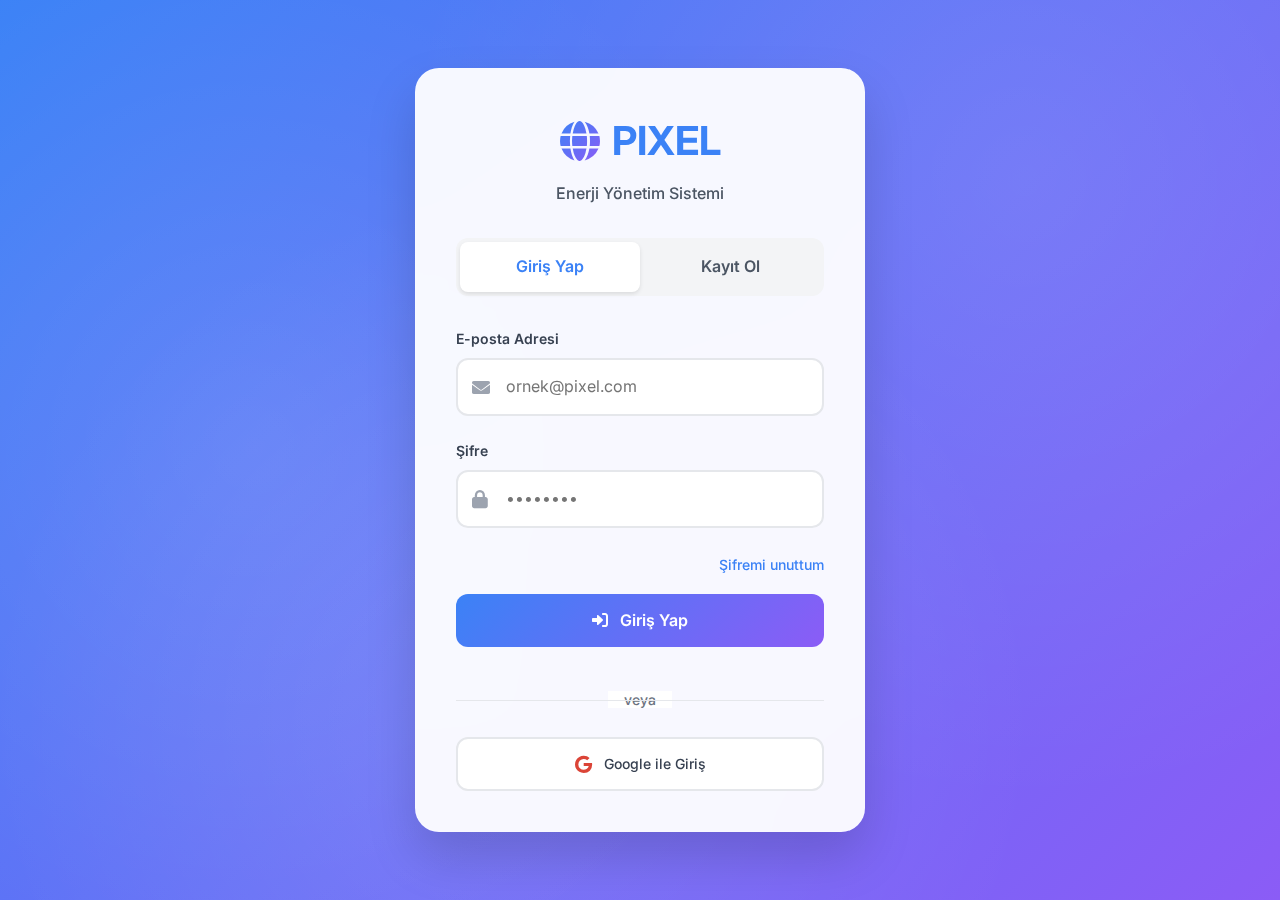
<file: login.html>
<!DOCTYPE html>
<html lang="tr">
<head>
    <meta charset="UTF-8">
    <meta name="viewport" content="width=device-width, initial-scale=1.0">
    <title>PIXEL - Giriş Yap & Kayıt Ol</title>
    
    <!-- External CSS Libraries -->
    <link href="https://cdn.jsdelivr.net/npm/bootstrap@5.3.0/dist/css/bootstrap.min.css" rel="stylesheet">
    <link href="https://cdnjs.cloudflare.com/ajax/libs/font-awesome/6.0.0/css/all.min.css" rel="stylesheet">
    <link href="https://fonts.googleapis.com/css2?family=Inter:wght@300;400;500;600;700&display=swap" rel="stylesheet">
    
    <!-- Custom CSS -->
    <link rel="stylesheet" href="styles.css">
</head>
<body>
    <div class="auth-container">
        <!-- Logo -->
        <div class="auth-logo">
            <div class="logo">
                <i class="fas fa-globe"></i>
                PIXEL
            </div>
            <p class="auth-subtitle">Enerji Yönetim Sistemi</p>
        </div>

        <!-- Alert Messages -->
        <div class="alert-modern alert-success" id="successAlert">
            <i class="fas fa-check-circle me-2"></i>
            <span id="successMessage"></span>
        </div>

        <div class="alert-modern alert-danger" id="errorAlert">
            <i class="fas fa-exclamation-circle me-2"></i>
            <span id="errorMessage"></span>
        </div>

        <div class="alert-modern alert-info" id="infoAlert">
            <i class="fas fa-info-circle me-2"></i>
            <span id="infoMessage"></span>
        </div>

        <!-- Form Toggle -->
        <div class="form-toggle">
            <button class="toggle-btn active" onclick="showLogin()">Giriş Yap</button>
            <button class="toggle-btn" onclick="showRegister()">Kayıt Ol</button>
        </div>

        <!-- Login Form -->
        <form class="auth-form active" id="loginForm">
            <div class="form-group">
                <label class="form-label">E-posta Adresi</label>
                <div class="position-relative">
                    <i class="form-icon fas fa-envelope"></i>
                    <input type="email" class="form-control-modern" id="loginEmail" placeholder="ornek@pixel.com" required>
                    <div class="error-message">Geçerli bir e-posta adresi giriniz</div>
                </div>
            </div>

            <div class="form-group">
                <label class="form-label">Şifre</label>
                <div class="position-relative">
                    <i class="form-icon fas fa-lock"></i>
                    <input type="password" class="form-control-modern" id="loginPassword" placeholder="••••••••" required>
                    <div class="error-message">Şifre boş bırakılamaz</div>
                </div>
            </div>

            <div class="forgot-password-container">
                <a href="#" class="forgot-link" onclick="showForgotPassword()">Şifremi unuttum</a>
            </div>

            <button type="submit" class="btn-auth btn-primary-auth">
                <i class="fas fa-sign-in-alt me-2"></i>
                Giriş Yap
            </button>

            <div class="divider">
                <span>veya</span>
            </div>

            <div class="social-buttons">
                <a href="#" class="btn-social btn-google" onclick="handleGoogleLogin()">
                    <i class="fab fa-google"></i>
                    Google ile Giriş
                </a>
            </div>
        </form>

        <!-- Register Form -->
        <form class="auth-form" id="registerForm">
            <div class="form-group">
                <label class="form-label">Ad Soyad</label>
                <div class="position-relative">
                    <i class="form-icon fas fa-user"></i>
                    <input type="text" class="form-control-modern" id="registerName" placeholder="Adınız Soyadınız" required>
                    <div class="error-message">Ad soyad en az 2 karakter olmalıdır</div>
                </div>
            </div>

            <div class="form-group">
                <label class="form-label">E-posta Adresi</label>
                <div class="position-relative">
                    <i class="form-icon fas fa-envelope"></i>
                    <input type="email" class="form-control-modern" id="registerEmail" placeholder="ornek@pixel.com" required>
                    <div class="error-message">Geçerli bir e-posta adresi giriniz</div>
                </div>
            </div>

            <div class="form-group">
                <label class="form-label">Şifre</label>
                <div class="position-relative">
                    <i class="form-icon fas fa-lock"></i>
                    <input type="password" class="form-control-modern" placeholder="••••••••" id="registerPassword" required>
                    <div class="error-message">Şifre güvenlik koşullarını sağlamalıdır</div>
                </div>
                <div class="password-strength">
                    <div class="password-strength-fill" id="strengthFill"></div>
                </div>
                <div class="password-requirements" id="passwordRequirements">
                    <div class="requirement" id="req1">
                        <i class="fas fa-times"></i>
                        En az 8 karakter
                    </div>
                    <div class="requirement" id="req2">
                        <i class="fas fa-times"></i>
                        En az 1 büyük harf
                    </div>
                    <div class="requirement" id="req3">
                        <i class="fas fa-times"></i>
                        En az 1 rakam
                    </div>
                </div>
            </div>

            <div class="form-group">
                <label class="form-label">Şifre Tekrar</label>
                <div class="position-relative">
                    <i class="form-icon fas fa-lock"></i>
                    <input type="password" class="form-control-modern" id="registerPasswordConfirm" placeholder="••••••••" required>
                    <div class="error-message">Şifreler eşleşmiyor</div>
                </div>
            </div>

            <div class="form-check-modern">
                <input type="checkbox" id="agreeTerms" required>
                <label for="agreeTerms">Kullanım koşullarını kabul ediyorum</label>
            </div>

            <button type="submit" class="btn-auth btn-primary-auth">
                <i class="fas fa-user-plus me-2"></i>
                Hesap Oluştur
            </button>

            <div class="divider">
                <span>veya</span>
            </div>

            <div class="social-buttons">
                <a href="#" class="btn-social btn-google" onclick="handleGoogleRegister()">
                    <i class="fab fa-google"></i>
                    Google ile Kayıt
                </a>
            </div>
        </form>

        <!-- Success Page -->
        <div class="success-page" id="successPage">
            <div class="success-icon">
                <i class="fas fa-check"></i>
            </div>
            <h2 class="success-title" id="successTitle">Başarılı!</h2>
            <p class="success-message" id="successPageMessage">İşleminiz başarıyla tamamlandı.</p>
            <div class="countdown" id="countdown">3 saniye sonra yönlendirileceksiniz...</div>
        </div>
    </div>

    <!-- External JavaScript Libraries -->
    <script src="https://cdn.jsdelivr.net/npm/bootstrap@5.3.0/dist/js/bootstrap.bundle.min.js"></script>
    
    <!-- Custom JavaScript -->
    <script src="login.js"></script>
</body>
</html>
</file>
<file: styles.css>
:root {
    --primary: #3b82f6;
    --secondary: #8b5cf6;
    --success: #10b981;
    --danger: #ef4444;
    --warning: #f59e0b;
    --info: #06b6d4;
    --light: #f8fafc;
    --dark: #1e293b;
    --gray-50: #f9fafb;
    --gray-100: #f3f4f6;
    --gray-200: #e5e7eb;
    --gray-300: #d1d5db;
    --gray-400: #9ca3af;
    --gray-500: #6b7280;
    --gray-600: #4b5563;
    --gray-700: #374151;
    --gray-800: #1f2937;
    --gray-900: #111827;
}

* { 
    margin: 0; 
    padding: 0; 
    box-sizing: border-box; 
}

body {
    font-family: 'Inter', sans-serif;
    background: linear-gradient(135deg, var(--gray-50) 0%, var(--gray-100) 100%);
    color: var(--gray-800);
    line-height: 1.6;
}

/* === NAVBAR === */
.navbar {
    background: rgba(255, 255, 255, 0.95);
    backdrop-filter: blur(20px);
    border-bottom: 1px solid var(--gray-200);
    padding: 1rem 0;
    box-shadow: 0 1px 3px rgba(0, 0, 0, 0.1);
}

.navbar-brand {
    font-weight: 700;
    font-size: 1.75rem;
    color: var(--primary) !important;
    display: flex;
    align-items: center;
    gap: 0.5rem;
}

.navbar-toggler {
    border: none;
    padding: 0.25rem 0.5rem;
}

.navbar-toggler:focus {
    box-shadow: none;
}

.nav-link {
    font-weight: 500;
    color: var(--gray-600) !important;
    padding: 0.5rem 1rem !important;
    border-radius: 0.5rem;
    transition: all 0.2s ease;
}

.nav-link:hover,
.nav-link.active {
    color: var(--primary) !important;
    background: rgba(59, 130, 246, 0.1);
}

/* === MAIN CONTENT === */
.main-wrapper {
    padding: 2rem 0;
    min-height: calc(100vh - 76px);
}

/* === CARDS === */
.modern-card {
    background: white;
    border-radius: 1rem;
    border: 1px solid var(--gray-200);
    box-shadow: 0 1px 3px rgba(0, 0, 0, 0.1);
    transition: all 0.3s ease;
    overflow: hidden;
}

.modern-card:hover {
    transform: translateY(-2px);
    box-shadow: 0 4px 6px -1px rgba(0, 0, 0, 0.1), 0 2px 4px -1px rgba(0, 0, 0, 0.06);
}

.card-header-modern {
    background: linear-gradient(135deg, var(--primary), var(--secondary));
    color: white;
    padding: 1.5rem;
    border: none;
    font-weight: 600;
    font-size: 1.125rem;
}

.card-body-modern {
    padding: 1.5rem;
}

/* === TABLES === */
.table-modern {
    margin-bottom: 0;
}

.table-modern thead th {
    background: var(--gray-50);
    color: var(--gray-700);
    font-weight: 600;
    border-bottom: 2px solid var(--gray-200);
    padding: 1rem 0.75rem;
    font-size: 0.875rem;
    text-transform: uppercase;
    letter-spacing: 0.05em;
}

.table-modern tbody td {
    padding: 1rem 0.75rem;
    vertical-align: middle;
    border-bottom: 1px solid var(--gray-100);
}

.table-modern tbody tr:hover {
    background: var(--gray-50);
}

/* === BUTTONS === */
.btn-status {
    font-size: 0.75rem;
    font-weight: 600;
    text-transform: uppercase;
    letter-spacing: 0.05em;
    padding: 0.375rem 0.75rem;
    border-radius: 9999px;
    border: none;
    cursor: pointer;
    transition: all 0.2s ease;
    min-width: 85px;
    text-align: center;
    display: inline-block;
}

.btn-status-active {
    background: var(--success);
    color: white;
}

.btn-status-active:hover {
    background: #059669;
    transform: scale(1.05);
}

.btn-status-inactive {
    background: var(--danger);
    color: white;
}

.btn-status-inactive:hover {
    background: #dc2626;
    transform: scale(1.05);
}

.btn-primary-modern {
    background: linear-gradient(135deg, var(--primary), var(--secondary));
    border: none;
    border-radius: 0.5rem;
    padding: 0.75rem 1.5rem;
    font-weight: 600;
    color: white;
    transition: all 0.2s ease;
}

.btn-primary-modern:hover {
    transform: translateY(-1px);
    box-shadow: 0 4px 6px rgba(0, 0, 0, 0.1);
    color: white;
}

/* === MOBILE CARDS === */
.mobile-card {
    background: white;
    border-radius: 0.75rem;
    border: 1px solid var(--gray-200);
    padding: 1.25rem;
    margin-bottom: 1rem;
    box-shadow: 0 1px 3px rgba(0, 0, 0, 0.1);
    transition: all 0.2s ease;
}

.mobile-card:hover {
    transform: translateY(-1px);
    box-shadow: 0 4px 6px rgba(0, 0, 0, 0.1);
}

.mobile-card-title {
    font-weight: 700;
    font-size: 1.125rem;
    color: var(--primary);
    margin-bottom: 0.75rem;
}

.mobile-card-info {
    display: flex;
    justify-content: space-between;
    align-items: center;
    margin-bottom: 0.5rem;
    font-size: 0.875rem;
}

.mobile-card-label {
    color: var(--gray-500);
    font-weight: 500;
}

.mobile-card-value {
    color: var(--gray-800);
    font-weight: 600;
}

/* === MAP === */
.map-container {
    height: 400px;
    border-radius: 0.75rem;
    overflow: hidden;
    border: 1px solid var(--gray-200);
    box-shadow: 0 1px 3px rgba(0, 0, 0, 0.1);
}

/* === STATS === */
.stats-grid {
    display: grid;
    grid-template-columns: repeat(auto-fit, minmax(250px, 1fr));
    gap: 1.5rem;
    margin-bottom: 2rem;
}

.stat-card {
    background: white;
    border-radius: 0.75rem;
    padding: 1.5rem;
    text-align: center;
    border: 1px solid var(--gray-200);
    box-shadow: 0 1px 3px rgba(0, 0, 0, 0.1);
    transition: all 0.3s ease;
    position: relative;
    overflow: hidden;
}

.stat-card::before {
    content: '';
    position: absolute;
    top: 0;
    left: 0;
    right: 0;
    height: 4px;
    background: linear-gradient(135deg, var(--primary), var(--secondary));
}

.stat-card:hover {
    transform: translateY(-4px);
    box-shadow: 0 4px 6px rgba(0, 0, 0, 0.1);
}

.stat-number {
    font-size: 2.25rem;
    font-weight: 800;
    color: var(--primary);
    margin-bottom: 0.5rem;
    line-height: 1;
}

.stat-label {
    color: var(--gray-600);
    font-weight: 500;
    font-size: 0.875rem;
    text-transform: uppercase;
    letter-spacing: 0.05em;
}

/* === CHARTS === */
.chart-card {
    background: white;
    border-radius: 0.75rem;
    padding: 1.5rem;
    border: 1px solid var(--gray-200);
    box-shadow: 0 1px 3px rgba(0, 0, 0, 0.1);
    height: 400px;
    margin-bottom: 1.5rem;
}

.chart-title {
    color: var(--gray-800);
    font-weight: 600;
    font-size: 1.125rem;
    margin-bottom: 1rem;
    display: flex;
    align-items: center;
    gap: 0.5rem;
}

.chart-wrapper {
    height: 320px;
    position: relative;
}

/* === PROGRESS === */
.progress-modern {
    height: 2.5rem;
    border-radius: 9999px;
    background: var(--gray-100);
    overflow: hidden;
    box-shadow: inset 0 2px 4px rgba(0, 0, 0, 0.06);
}

.progress-bar-modern {
    background: linear-gradient(135deg, var(--success), var(--info));
    height: 100%;
    border-radius: 9999px;
    display: flex;
    align-items: center;
    justify-content: center;
    color: white;
    font-weight: 700;
    font-size: 0.875rem;
    text-transform: uppercase;
    letter-spacing: 0.05em;
}

/* === UTILITIES === */
.section-title {
    color: var(--gray-800);
    font-weight: 700;
    font-size: 1.5rem;
    margin-bottom: 1.5rem;
    display: flex;
    align-items: center;
    gap: 0.75rem;
}

.detail-page {
    display: none;
}

.back-btn {
    background: var(--gray-100);
    color: var(--gray-700);
    border: 1px solid var(--gray-300);
    padding: 0.75rem 1.5rem;
    border-radius: 0.5rem;
    font-weight: 600;
    text-decoration: none;
    display: inline-flex;
    align-items: center;
    gap: 0.5rem;
    transition: all 0.2s ease;
    margin-bottom: 1.5rem;
}

.back-btn:hover {
    background: var(--gray-200);
    color: var(--gray-800);
    transform: translateX(-2px);
}

/* === LOADING === */
.loading {
    text-align: center;
    padding: 2rem;
    color: var(--gray-500);
}

.loading i {
    font-size: 2rem;
    margin-bottom: 1rem;
    display: block;
    animation: spin 1s linear infinite;
}

@keyframes spin {
    from { transform: rotate(0deg); }
    to { transform: rotate(360deg); }
}

/* === LOGIN STYLES === */
body.login-page {
    background: linear-gradient(135deg, var(--primary) 0%, var(--secondary) 100%);
    min-height: 100vh;
    display: flex;
    align-items: center;
    justify-content: center;
    padding: 20px;
    position: relative;
    overflow-x: hidden;
}

/* Background Animation */
body.login-page::before {
    content: '';
    position: absolute;
    top: 0;
    left: 0;
    right: 0;
    bottom: 0;
    background: 
        radial-gradient(circle at 20% 50%, rgba(255, 255, 255, 0.1) 0%, transparent 50%),
        radial-gradient(circle at 80% 20%, rgba(255, 255, 255, 0.1) 0%, transparent 50%),
        radial-gradient(circle at 40% 80%, rgba(255, 255, 255, 0.1) 0%, transparent 50%);
    animation: float 6s ease-in-out infinite;
    z-index: 1;
}

@keyframes float {
    0%, 100% { transform: translateY(0px); }
    50% { transform: translateY(-20px); }
}

/* Main Container */
.auth-container {
    background: rgba(255, 255, 255, 0.95);
    backdrop-filter: blur(20px);
    border-radius: 1.5rem;
    border: 1px solid rgba(255, 255, 255, 0.2);
    box-shadow: 0 25px 50px rgba(0, 0, 0, 0.15);
    width: 100%;
    max-width: 450px;
    padding: 2.5rem;
    position: relative;
    z-index: 2;
    animation: slideInUp 0.8s ease-out;
}

@keyframes slideInUp {
    from {
        opacity: 0;
        transform: translateY(30px);
    }
    to {
        opacity: 1;
        transform: translateY(0);
    }
}

/* Logo */
.auth-logo {
    text-align: center;
    margin-bottom: 2rem;
}

.auth-logo .logo {
    display: inline-flex;
    align-items: center;
    justify-content: center;
    gap: 0.75rem;
    font-size: 2.5rem;
    font-weight: 700;
    color: var(--primary);
    margin-bottom: 0.5rem;
}

.auth-logo .logo i {
    font-size: 2.5rem;
    background: linear-gradient(135deg, var(--primary), var(--secondary));
    -webkit-background-clip: text;
    -webkit-text-fill-color: transparent;
    background-clip: text;
}

.auth-subtitle {
    color: var(--gray-600);
    font-size: 1rem;
    font-weight: 500;
}

/* Form Toggle */
.form-toggle {
    display: flex;
    background: var(--gray-100);
    border-radius: 0.75rem;
    padding: 0.25rem;
    margin-bottom: 2rem;
}

.toggle-btn {
    flex: 1;
    background: transparent;
    border: none;
    padding: 0.75rem 1rem;
    border-radius: 0.5rem;
    font-weight: 600;
    color: var(--gray-600);
    transition: all 0.3s ease;
    cursor: pointer;
}

.toggle-btn.active {
    background: white;
    color: var(--primary);
    box-shadow: 0 2px 4px rgba(0, 0, 0, 0.1);
}

/* Forms */
.auth-form {
    display: none;
}

.auth-form.active {
    display: block;
    animation: fadeIn 0.5s ease-out;
}

@keyframes fadeIn {
    from { opacity: 0; transform: translateX(20px); }
    to { opacity: 1; transform: translateX(0); }
}

/* Form Groups */
.form-group {
    margin-bottom: 1.5rem;
    position: relative;
}

.form-label {
    display: block;
    color: var(--gray-700);
    font-weight: 600;
    margin-bottom: 0.5rem;
    font-size: 0.875rem;
}

.form-control-modern {
    width: 100%;
    padding: 0.875rem 1rem;
    padding-left: 3rem;
    border: 2px solid var(--gray-200);
    border-radius: 0.75rem;
    font-size: 1rem;
    background: white;
    color: var(--gray-800);
    transition: all 0.3s ease;
    outline: none;
}

.form-control-modern:focus {
    border-color: var(--primary);
    box-shadow: 0 0 0 4px rgba(59, 130, 246, 0.1);
    transform: translateY(-1px);
}

.form-control-modern.error {
    border-color: var(--danger);
    box-shadow: 0 0 0 4px rgba(239, 68, 68, 0.1);
}

.form-icon {
    position: absolute;
    left: 1rem;
    top: 50%;
    transform: translateY(-50%);
    color: var(--gray-400);
    font-size: 1.125rem;
    transition: color 0.3s ease;
}

.form-group:focus-within .form-icon {
    color: var(--primary);
}

.form-group.error .form-icon {
    color: var(--danger);
}

/* Error Messages */
.error-message {
    color: var(--danger);
    font-size: 0.75rem;
    font-weight: 500;
    margin-top: 0.5rem;
    margin-left: 0.5rem;
    display: none;
}

.form-group.error .error-message {
    display: block;
}

/* Checkbox */
.form-check-modern {
    display: flex;
    align-items: center;
    gap: 0.75rem;
    margin: 1.5rem 0;
}

.form-check-modern input[type="checkbox"] {
    width: 1.25rem;
    height: 1.25rem;
    border: 2px solid var(--gray-300);
    border-radius: 0.375rem;
    cursor: pointer;
    accent-color: var(--primary);
}

.form-check-modern label {
    color: var(--gray-600);
    font-size: 0.875rem;
    cursor: pointer;
    user-select: none;
}

/* Buttons */
.btn-auth {
    width: 100%;
    padding: 0.875rem 1.5rem;
    border: none;
    border-radius: 0.75rem;
    font-weight: 600;
    font-size: 1rem;
    cursor: pointer;
    transition: all 0.3s ease;
    position: relative;
    overflow: hidden;
}

.btn-primary-auth {
    background: linear-gradient(135deg, var(--primary), var(--secondary));
    color: white;
    margin-bottom: 1rem;
}

.btn-primary-auth:hover:not(:disabled) {
    transform: translateY(-2px);
    box-shadow: 0 8px 25px rgba(59, 130, 246, 0.3);
}

.btn-primary-auth:active {
    transform: translateY(0);
}

.btn-primary-auth:disabled {
    opacity: 0.6;
    cursor: not-allowed;
}

/* Forgot Password Container */
.forgot-password-container {
    text-align: right;
    margin: 1rem 0;
}

.forgot-link {
    color: var(--primary);
    text-decoration: none;
    font-weight: 500;
    font-size: 0.875rem;
    transition: color 0.3s ease;
}

.forgot-link:hover {
    color: var(--secondary);
    text-decoration: underline;
}

.remember-me {
    display: none;
}

.form-check-remember {
    display: none;
}

/* Divider */
.divider {
    position: relative;
    text-align: center;
    margin: 1.5rem 0;
}

.divider::before {
    content: '';
    position: absolute;
    top: 50%;
    left: 0;
    right: 0;
    height: 1px;
    background: var(--gray-200);
}

.divider span {
    background: white;
    color: var(--gray-500);
    padding: 0 1rem;
    font-size: 0.875rem;
    font-weight: 500;
}

/* Social Buttons */
.social-buttons {
    display: flex;
    gap: 1rem;
    margin-top: 1rem;
}

.btn-social {
    width: 100%;
    display: flex;
    align-items: center;
    justify-content: center;
    gap: 0.75rem;
    padding: 0.875rem;
    border: 2px solid var(--gray-200);
    border-radius: 0.75rem;
    background: white;
    color: var(--gray-700);
    text-decoration: none;
    font-weight: 500;
    font-size: 0.875rem;
    transition: all 0.3s ease;
}

.btn-social:hover {
    background: var(--gray-50);
    border-color: var(--gray-300);
    color: var(--gray-800);
    transform: translateY(-1px);
}

.btn-social i {
    font-size: 1.125rem;
}

.btn-google i { color: #db4437; }

/* Alert Messages */
.alert-modern {
    padding: 1rem 1.25rem;
    border-radius: 0.75rem;
    border: 1px solid;
    margin-bottom: 1.5rem;
    font-size: 0.875rem;
    font-weight: 500;
    display: none;
}

.alert-modern.show {
    display: block;
    animation: slideDown 0.3s ease-out;
}

@keyframes slideDown {
    from { opacity: 0; transform: translateY(-10px); }
    to { opacity: 1; transform: translateY(0); }
}

.alert-success {
    background: rgba(16, 185, 129, 0.1);
    border-color: var(--success);
    color: #065f46;
}

.alert-danger {
    background: rgba(239, 68, 68, 0.1);
    border-color: var(--danger);
    color: #991b1b;
}

.alert-info {
    background: rgba(6, 182, 212, 0.1);
    border-color: var(--info);
    color: #0c4a6e;
}

/* Loading State */
.btn-loading {
    position: relative;
    color: transparent !important;
}

.btn-loading::after {
    content: '';
    position: absolute;
    width: 20px;
    height: 20px;
    top: 50%;
    left: 50%;
    margin-left: -10px;
    margin-top: -10px;
    border: 2px solid #ffffff;
    border-radius: 50%;
    border-top-color: transparent;
    animation: spin 1s linear infinite;
}

/* Password Strength Indicator */
.password-strength {
    margin-top: 0.5rem;
    height: 4px;
    background: var(--gray-200);
    border-radius: 2px;
    overflow: hidden;
    transition: all 0.3s ease;
}

.password-strength-fill {
    height: 100%;
    width: 0%;
    background: linear-gradient(90deg, var(--danger), var(--warning), var(--success));
    border-radius: 2px;
    transition: width 0.3s ease;
}

.password-requirements {
    margin-top: 0.75rem;
    font-size: 0.75rem;
    color: var(--gray-500);
}

.requirement {
    display: flex;
    align-items: center;
    gap: 0.5rem;
    margin-bottom: 0.25rem;
}

.requirement i {
    font-size: 0.75rem;
    color: var(--gray-400);
}

.requirement.valid i {
    color: var(--success);
}

/* Remember Me */
.remember-me {
    display: flex;
    align-items: center;
    justify-content: space-between;
    margin: 1rem 0;
}

.form-check-remember {
    display: flex;
    align-items: center;
    gap: 0.5rem;
}

.form-check-remember input {
    width: 1rem;
    height: 1rem;
    accent-color: var(--primary);
}

.form-check-remember label {
    font-size: 0.875rem;
    color: var(--gray-600);
    cursor: pointer;
}

/* Success Page */
.success-page {
    display: none;
    text-align: center;
    padding: 2rem 0;
}

.success-icon {
    width: 80px;
    height: 80px;
    background: linear-gradient(135deg, var(--success), var(--info));
    border-radius: 50%;
    display: flex;
    align-items: center;
    justify-content: center;
    margin: 0 auto 1.5rem;
    color: white;
    font-size: 2rem;
    animation: pulse 2s infinite;
}

@keyframes pulse {
    0% { transform: scale(1); }
    50% { transform: scale(1.05); }
    100% { transform: scale(1); }
}

.success-title {
    color: var(--gray-800);
    font-size: 1.5rem;
    font-weight: 700;
    margin-bottom: 1rem;
}

.success-message {
    color: var(--gray-600);
    margin-bottom: 2rem;
    line-height: 1.6;
}

.countdown {
    color: var(--primary);
    font-weight: 600;
    font-size: 1.125rem;
}

/* === RESPONSIVE === */

/* Desktop: Mobile kartları gizle, masaüstü tabloları göster */
@media (min-width: 769px) {
    .mobile-cards {
        display: none !important;
    }
    
    .table-responsive {
        display: block !important;
    }
}

/* Tablet ve Mobile: Masaüstü tablolarını gizle, mobile kartları göster */
@media (max-width: 768px) {
    .main-wrapper {
        padding: 1rem 0;
    }

    /* Masaüstü tablolarını tamamen gizle */
    .table-responsive {
        display: none !important;
    }

    /* Mobile kartları göster */
    .mobile-cards {
        display: block !important;
    }

    /* Navbar düzenlemeleri */
    .navbar-brand {
        font-size: 1.5rem;
    }
    
    /* Navbar items left aligned - ortalama kaldır */
    .nav-link {
        padding: 0.75rem 1rem !important;
        text-align: left !important; /* Sola dayalı */
    }

    /* Grid düzenlemeleri */
    .stats-grid {
        grid-template-columns: 1fr;
        gap: 1rem;
    }

    /* Kart boyutları */
    .modern-card {
        margin-bottom: 1rem;
    }

    .card-header-modern {
        padding: 1rem;
        font-size: 1rem;
    }

    .card-body-modern {
        padding: 1rem;
    }

    /* Harita boyutu */
    .map-container {
        height: 300px;
    }

    /* Chart düzenlemeleri */
    .chart-card {
        height: 350px;
        padding: 1rem;
        margin-bottom: 1rem;
    }

    .chart-wrapper {
        height: 270px;
    }

    .chart-title {
        font-size: 1rem;
        margin-bottom: 0.75rem;
    }

    /* Stats kartları */
    .stat-number {
        font-size: 1.75rem;
    }

    .stat-label {
        font-size: 0.75rem;
    }

    /* Section başlıkları */
    .section-title {
        font-size: 1.25rem;
        margin-bottom: 1rem;
    }

    /* Butonlar */
    .btn-primary-modern {
        width: 100%;
        padding: 1rem;
        font-size: 0.9rem;
    }

    .back-btn {
        padding: 0.75rem 1rem;
        font-size: 0.9rem;
        margin-bottom: 1rem;
    }

    /* Detail page charts - 3 sütun yerine 1 sütun */
    .row .col-lg-4 {
        margin-bottom: 1rem;
    }

    /* Login responsive */
    .auth-container {
        padding: 2rem 1.5rem;
        margin: 0 10px;
    }

    .auth-logo .logo {
        font-size: 2rem;
    }

    .auth-logo .logo i {
        font-size: 2rem;
    }

    .social-buttons {
        flex-direction: column;
    }
}

/* === ANIMATIONS === */
.modern-card,
.mobile-card,
.stat-card {
    animation: fadeInUp 0.6s ease-out;
}

.modern-card:nth-child(2) { animation-delay: 0.1s; }
.modern-card:nth-child(3) { animation-delay: 0.2s; }
.modern-card:nth-child(4) { animation-delay: 0.3s; }

@keyframes fadeInUp {
    from {
        opacity: 0;
        transform: translateY(20px);
    }
    to {
        opacity: 1;
        transform: translateY(0);
    }
}

/* === LEAFLET STYLING === */
.leaflet-control-zoom a {
    background: white !important;
    color: var(--gray-700) !important;
    border: 1px solid var(--gray-300) !important;
    border-radius: 0.375rem !important;
    font-weight: 600 !important;
    width: 34px !important;
    height: 34px !important;
    line-height: 32px !important;
}

.leaflet-control-zoom a:hover {
    background: var(--primary) !important;
    color: white !important;
    border-color: var(--primary) !important;
}

.leaflet-popup-content-wrapper {
    background: white !important;
    border-radius: 0.5rem !important;
    box-shadow: 0 4px 6px rgba(0, 0, 0, 0.1) !important;
}
/* User Dropdown Styles */
.user-dropdown-menu {
    min-width: 280px;
    border: 1px solid var(--gray-200);
    border-radius: 0.75rem;
    box-shadow: 0 10px 25px rgba(0, 0, 0, 0.15);
    padding: 0;
    margin-top: 0.5rem;
}

.user-dropdown-menu .dropdown-header {
    background: linear-gradient(135deg, #f8fafc, #e2e8f0);
    border-bottom: 1px solid #e5e7eb;
    margin: 0;
    padding: 1rem;
    border-radius: 0.75rem 0.75rem 0 0;
}

.user-dropdown-menu .dropdown-item {
    padding: 0.75rem 1rem;
    font-size: 0.875rem;
    color: var(--gray-700);
    transition: all 0.2s ease;
}

.user-dropdown-menu .dropdown-item:hover {
    background: var(--gray-50);
    color: var(--gray-900);
}

.user-dropdown-menu .dropdown-item i {
    width: 16px;
    text-align: center;
}

.user-dropdown-menu .dropdown-divider {
    margin: 0.5rem 0;
}
</file>
